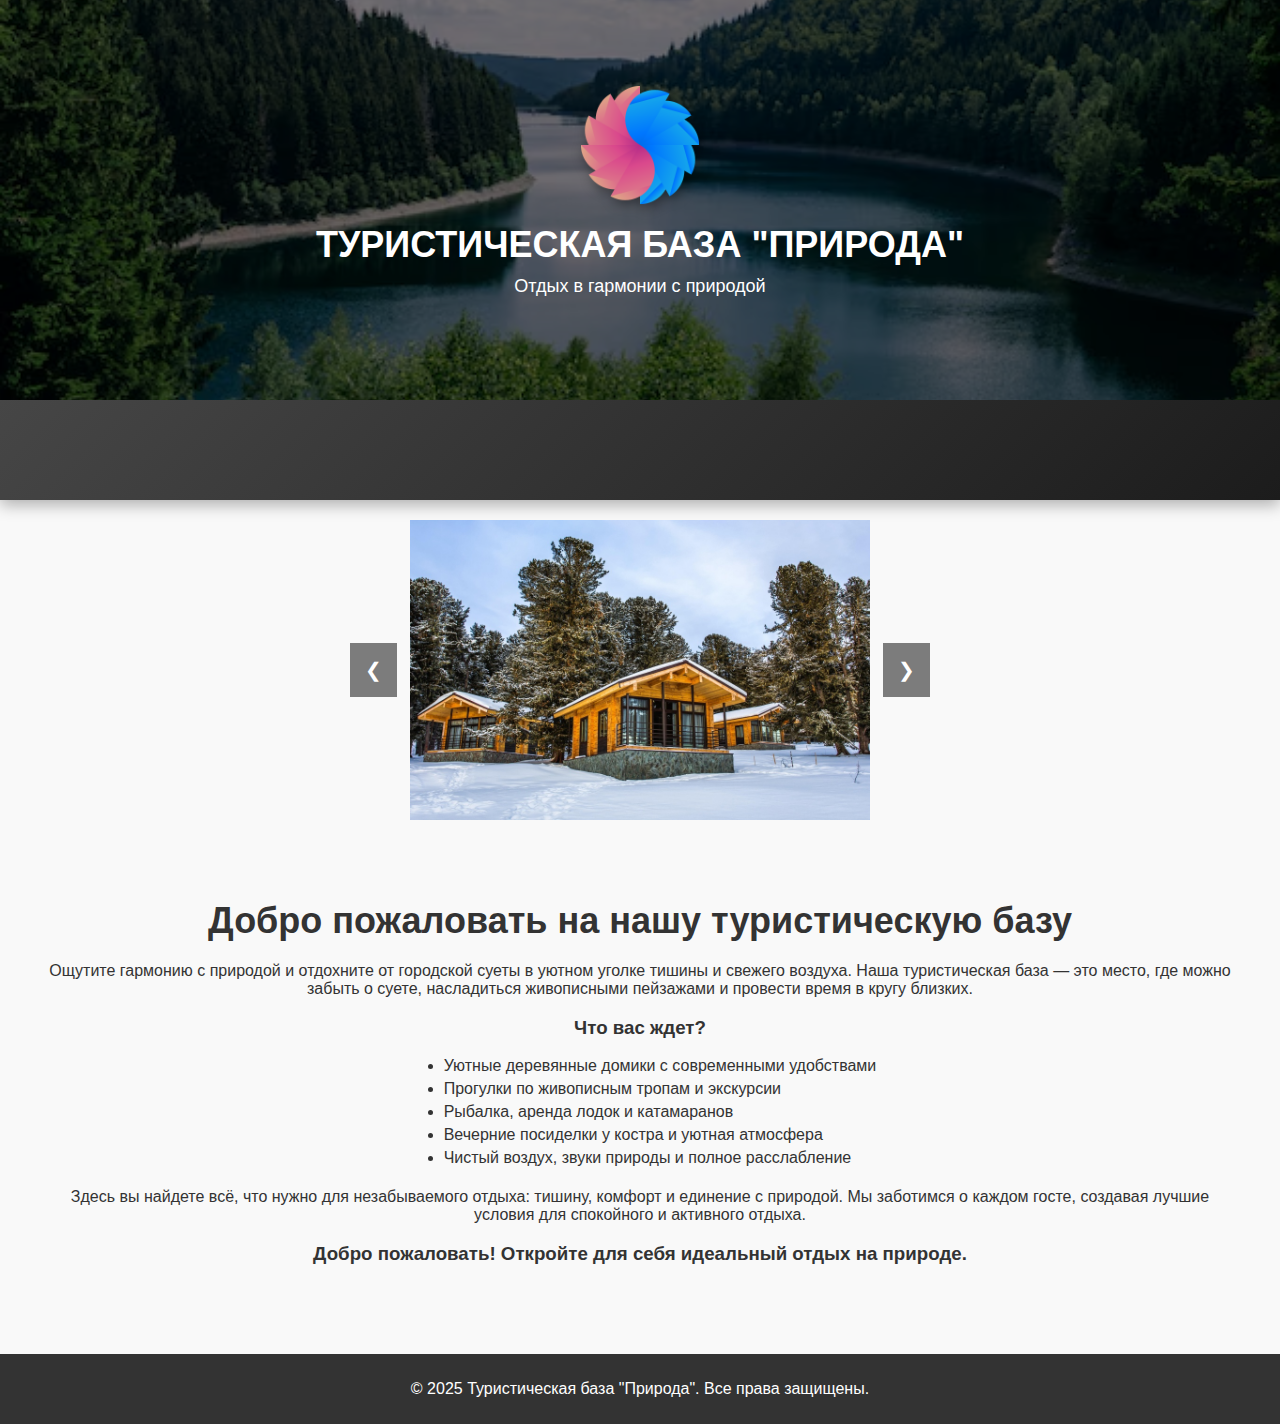
<file: index.html>
<!DOCTYPE html>
<html lang="ru">
    <head>
        <meta charset="UTF-8">
        <meta name="viewport" content="width=device-width, initial-scale=1.0">
        <meta http-equiv="X-UA-Compatible" content="ie=edge">
        <link rel="stylesheet" href="style.css">
        <title>Туристическая база</title>
    </head>
    <body>

        <header class="header">
            <div class="header-content">
                <img src="image/logoo.png" alt="Логотип" class="logo">
                <h1>Туристическая база "Природа"</h1>
                <p>Отдых в гармонии с природой</p>
            </div>
        </header>
        
        <nav>
            <a href="index.html">Главная</a>
            <a href="onas.html">О нас</a>
            <a href="uslygi.html">Услуги</a>
            <a href="gallary.html">Галерея</a>
            <a href="contacts.html">Контакты</a>
        </nav>
        
        <div class="container">
        
            <!-- Слайд-шоу -->
            <div class="slider">
                <div class="slides">
                    <img src="image/1.jpg" alt="Природа" class="slide">
                    <img src="image/2.jpg" alt="Отдых" class="slide">
                    <img src="image/3.jpg" alt="Туризм" class="slide">
                </div>
                <button class="btn btn-prev" onclick="prevSlide()">&#10094;</button>
                <button class="btn btn-next" onclick="nextSlide()">&#10095;</button>
            </div>
            <section class="home">
                <h2 class="section-title">Добро пожаловать на нашу туристическую базу</h2>
                <p>Ощутите гармонию с природой и отдохните от городской суеты в уютном уголке тишины и свежего воздуха. 
                    Наша туристическая база — это место, где можно забыть о суете, насладиться живописными пейзажами и провести время в кругу близких.</p>
                    <h3>Что вас ждет?</h3>
                    <ul>
                        <li>Уютные деревянные домики с современными удобствами</li>
                        <li> Прогулки по живописным тропам и экскурсии</li>
                        <li>Рыбалка, аренда лодок и катамаранов</li>
                        <li>Вечерние посиделки у костра и уютная атмосфера</li>
                        <li>Чистый воздух, звуки природы и полное расслабление</li>
                    </ul>
                    <p>Здесь вы найдете всё, что нужно для незабываемого отдыха: тишину, комфорт и единение с природой. 
                        Мы заботимся о каждом госте, создавая лучшие условия для спокойного и активного отдыха.</p>
                        <h3>Добро пожаловать! Откройте для себя идеальный отдых на природе.</h3>
                
            </section>
        </div>
        <footer>
            <p>&copy; 2025 Туристическая база "Природа". Все права защищены.</p>
        </footer>
        <script>
            let currentSlide = 0;
            const slides = document.querySelector('.slides');
            const totalSlides = document.querySelectorAll('.slide').length;
        
            function nextSlide() {
                if (currentSlide < totalSlides - 1) {
                    currentSlide++;
                } else {
                    currentSlide = 0;
                }
                updateSlidePosition();
            }
        
            function prevSlide() {
                if (currentSlide > 0) {
                    currentSlide--;
                } else {
                    currentSlide = totalSlides - 1;
                }
                updateSlidePosition();
            }
        
            function updateSlidePosition() {
                slides.style.transform = `translateX(-${currentSlide * 100}%)`;
            }
        </script>
    </body>
</html>
</file>
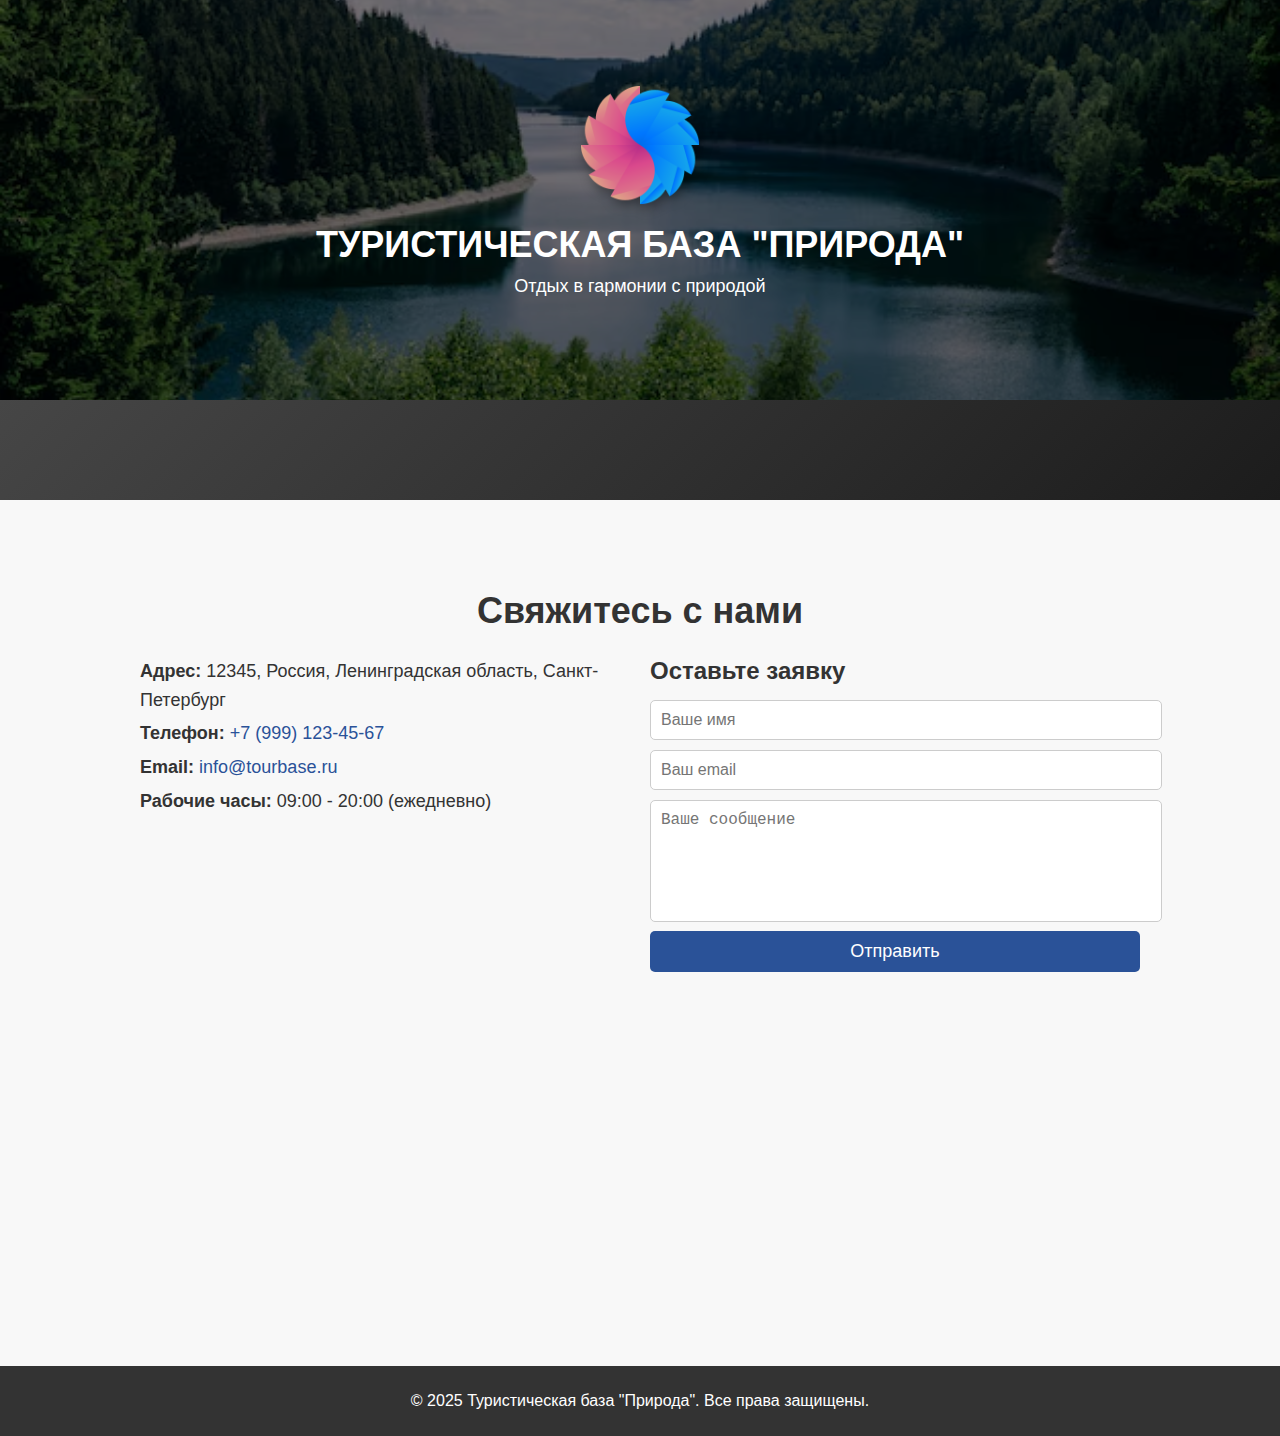
<file: contacts.html>
<!DOCTYPE html>
<html lang="ru">
    <head>
        <meta charset="UTF-8">
        <meta name="viewport" content="width=device-width, initial-scale=1.0">
        <meta http-equiv="X-UA-Compatible" content="ie=edge">
        <link rel="stylesheet" href="style.css">
        <title>Туристическая база</title>
    </head>
    <body>

        <header class="header">
            <div class="header-content">
                <img src="image/logoo.png" alt="Логотип" class="logo">
                <h1>Туристическая база "Природа"</h1>
                <p>Отдых в гармонии с природой</p>
            </div>
        </header>
        
        <nav>
            <a href="index.html">Главная</a>
            <a href="onas.html">О нас</a>
            <a href="uslygi.html">Услуги</a>
            <a href="gallary.html">Галерея</a>
            <a href="contacts.html">Контакты</a>
        </nav>
        
        <section class="contacts">
            <div class="contacts-container">
                <h2>Свяжитесь с нами</h2>
                
                <div class="contacts-content">
                    
                    <div class="contact-info">
                        <p><strong>Адрес:</strong> 12345, Россия, Ленинградская область, Санкт-Петербург</p>
                        <p><strong>Телефон:</strong> <a href="tel:+79991234567">+7 (999) 123-45-67</a></p>
                        <p><strong>Email:</strong> <a href="mailto:naturebase@tourbase.ru">info@tourbase.ru</a></p>
                        <p><strong>Рабочие часы:</strong> 09:00 - 20:00 (ежедневно)</p>
                    </div>
        
                
                    <div class="contact-form">
                        <h3>Оставьте заявку</h3>
                        <form>
                            <input type="text" name="name" placeholder="Ваше имя" required>
                            <input type="email" name="email" placeholder="Ваш email" required>
                            <textarea name="message" placeholder="Ваше сообщение" required></textarea>
                            <button type="submit">Отправить</button>
                        </form>
                    </div>
                </div>
        
    
                <div class="map-container">
                    <iframe 
                        src="https://www.google.com/maps/embed?pb=!1m18!1m12!1m3!1d3009656.5342608416!2d29.61888939055258!3d60.15277811246819!2m3!1f0!2f0!3f0!3m2!1i1024!2i768!4f13.1!3m3!1m2!1s0x4696e3d1a5f50633%3A0x60748ecd8f1b8475!2z0JrQvtC80L_Qu9C10LrRgSDQvtGC0LTRi9GF0LAg0KHQtdC80Ywg0J7Qt9GR0YA!5e1!3m2!1sru!2sru!4v1741416745170!5m2!1sru!2sru" 
                        width="100%" height="300" style="border:0;" allowfullscreen="" loading="lazy">
                    </iframe>
                </div>
            </div>
        </section>
        
        <footer>
            <p>&copy; 2025 Туристическая база "Природа". Все права защищены.</p>
        </footer>
    </body>
</html>
</file>
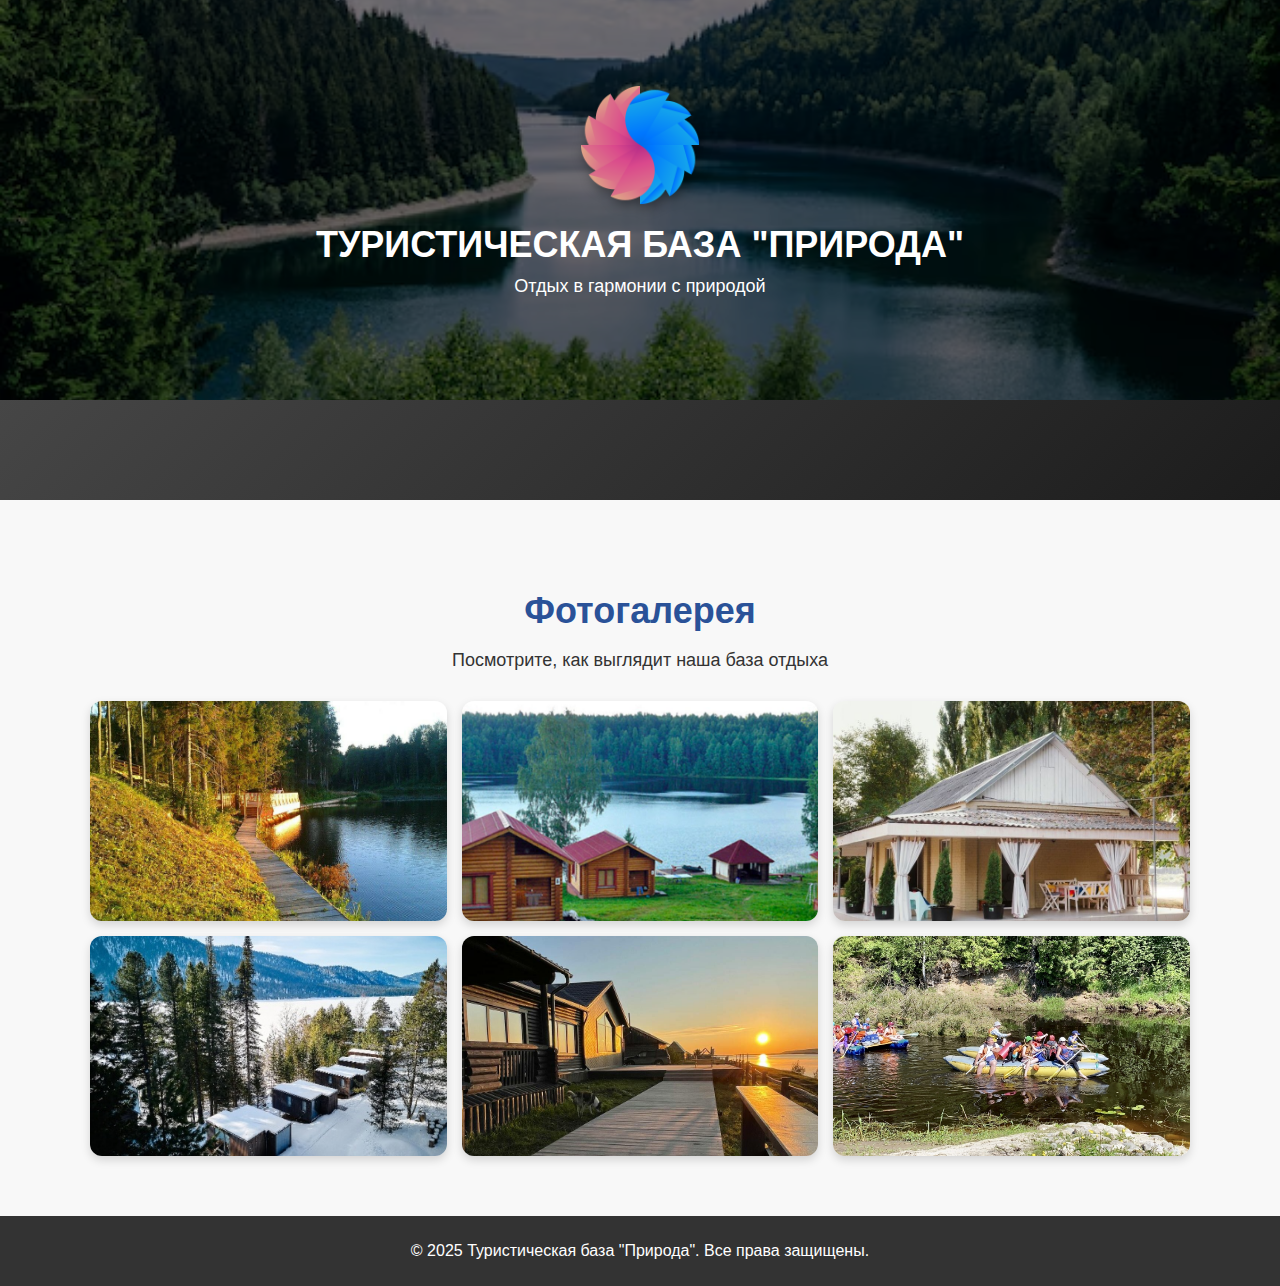
<file: gallary.html>
<!DOCTYPE html>
<html lang="ru">
    <head>
        <meta charset="UTF-8">
        <meta name="viewport" content="width=device-width, initial-scale=1.0">
        <meta http-equiv="X-UA-Compatible" content="ie=edge">
        <link rel="stylesheet" href="style.css">
        <title>Туристическая база</title>
    </head>
    <body>

        <header class="header">
            <div class="header-content">
                <img src="image/logoo.png" alt="Логотип" class="logo">
                <h1>Туристическая база "Природа"</h1>
                <p>Отдых в гармонии с природой</p>
            </div>
        </header>
        
        <nav>
            <a href="index.html">Главная</a>
            <a href="onas.html">О нас</a>
            <a href="uslygi.html">Услуги</a>
            <a href="gallary.html">Галерея</a>
            <a href="contacts.html">Контакты</a>
        </nav>
        
        <section class="gallery">
            <div class="gallery-container">
                <h2>Фотогалерея</h2>
                <p class="intro">Посмотрите, как выглядит наша база отдыха</p>
        
                <div class="gallery-grid">
                    <img src="image/priroda.jpg" alt="Природа" class="gallery-item">
                    <img src="image/large.jpg" alt="Домик у озера" class="gallery-item">
                    <img src="image/big_image.jpg" alt="Терраса" class="gallery-item">
                    <img src="image/mooun.jpg" alt="Вид на горы" class="gallery-item">
                    <img src="image/zakat.jpg" alt="Закат" class="gallery-item">
                    <img src="image/qwe.jpg" alt="Лодка на воде" class="gallery-item">
                </div>
            </div>
        </section>
        <footer>
            <p>&copy; 2025 Туристическая база "Природа". Все права защищены.</p>
        </footer>
    </body>
</html>
</file>
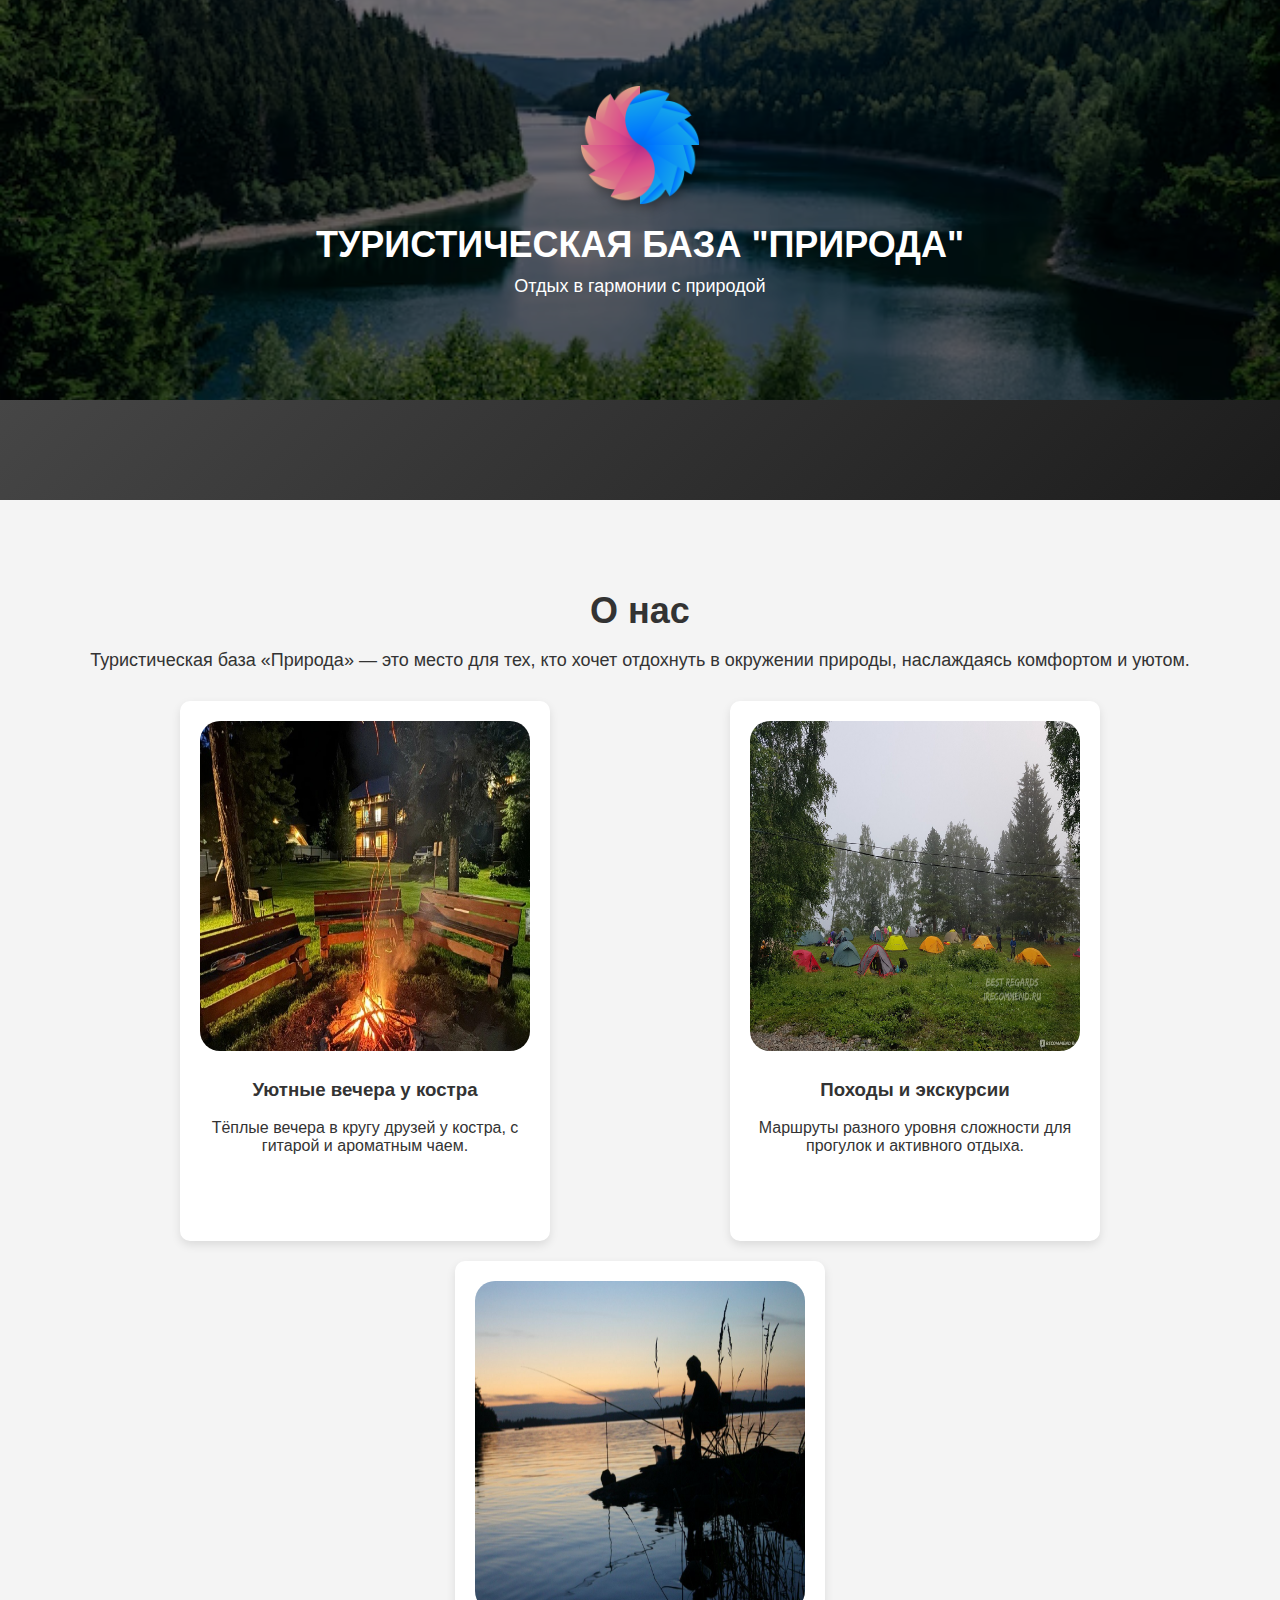
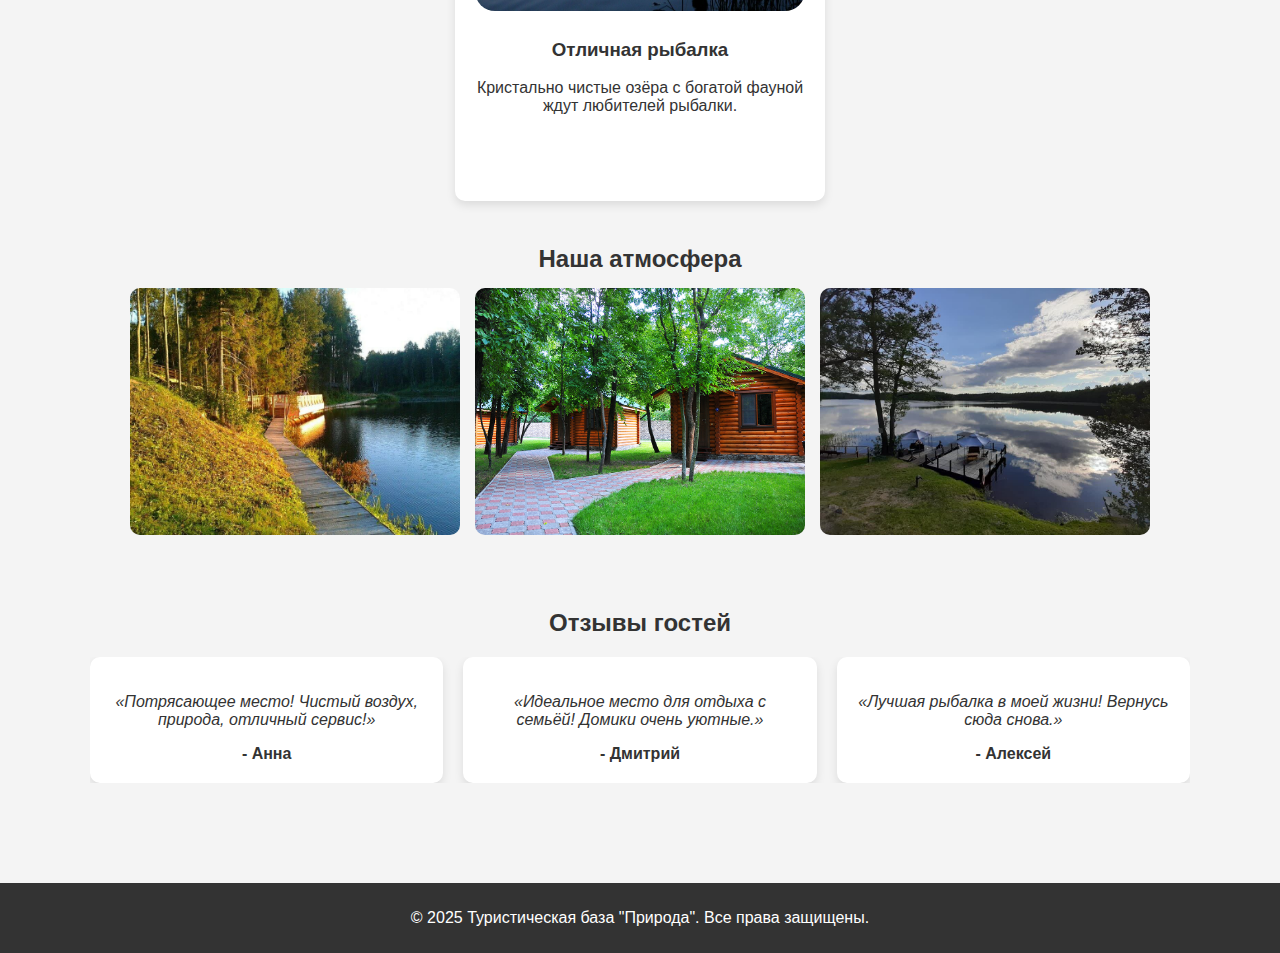
<file: onas.html>
<!DOCTYPE html>
<html lang="ru">
    <head>
        <meta charset="UTF-8">
        <meta name="viewport" content="width=device-width, initial-scale=1.0">
        <meta http-equiv="X-UA-Compatible" content="ie=edge">
        <link rel="stylesheet" href="style.css">
        <title>Туристическая база</title>
    </head>
    <body>

        <header class="header">
            <div class="header-content">
                <img src="image/logoo.png" alt="Логотип" class="logo">
                <h1>Туристическая база "Природа"</h1>
                <p>Отдых в гармонии с природой</p>
            </div>
        </header>
        
        <nav>
            <a href="index.html">Главная</a>
            <a href="onas.html">О нас</a>
            <a href="uslygi.html">Услуги</a>
            <a href="gallary.html">Галерея</a>
            <a href="contacts.html">Контакты</a>
        </nav>
        
        <section class="about">
            <div class="about-container">
                <h2>О нас</h2>
                <p class="intro">Туристическая база «Природа» — это место для тех, кто хочет отдохнуть в окружении природы, наслаждаясь комфортом и уютом.</p>
        
                <!-- Блоки с информацией -->
                <div class="about-info">
                    <div class="info-block">
                        <div class = "info-block_img">
                            <img src="image/camp.jpg" alt="Костёр">
                        </div>
                        <div class = "info-block_h">
                            <h3>Уютные вечера у костра</h3>
                        </div>
                        <div class = "info-block_p">
                            <p>Тёплые вечера в кругу друзей у костра, с гитарой и ароматным чаем.</p>
                        </div>
                    </div>
                    <div class="info-block">
                        <div class = "info-block_img">
                            <img src="image/pohod.jpg" alt="Походы">
                        </div>
                        <div class = "info-block_h">
                            <h3>Походы и экскурсии</h3>
                        </div>
                        <div class = "info-block_p">
                            <p>Маршруты разного уровня сложности для прогулок и активного отдыха.</p>
                        </div>
                    </div>
                    <div class="info-block">
                        <div class = "info-block_img">
                            <img src="image/fishing.png" alt="Рыбалка">
                        </div>
                        <div class = "info-block_h">
                            <h3>Отличная рыбалка</h3>
                        </div>
                        <div class = "info-block_p">
                            <p>Кристально чистые озёра с богатой фауной ждут любителей рыбалки.</p>
                        </div>
                    </div>
                <!-- Галерея -->
                <div class="gallery1">
                    <h3>Наша атмосфера</h3>
                    <div class="gallery-container1">
                        <img src="image/priroda.jpg" alt="Природа">
                        <img src="image/33.jpg" alt="Домики">
                        <img src="image/ozer.jpg" alt="Озеро">
                    </div>
                </div>
        
                <!-- Отзывы -->
                <div class="reviews">
                    <h3>Отзывы гостей</h3>
                    <div class="review-slider">
                        <div class="review">
                            <p>«Потрясающее место! Чистый воздух, природа, отличный сервис!»</p>
                            <span>- Анна</span>
                        </div>
                        <div class="review">
                            <p>«Идеальное место для отдыха с семьёй! Домики очень уютные.»</p>
                            <span>- Дмитрий</span>
                        </div>
                        <div class="review">
                            <p>«Лучшая рыбалка в моей жизни! Вернусь сюда снова.»</p>
                            <span>- Алексей</span>
                        </div>
                    </div>
                </div>
            </div>
        </section>
        <footer>
            <p>&copy; 2025 Туристическая база "Природа". Все права защищены.</p>
        </footer>
    </body>
</html>
</file>
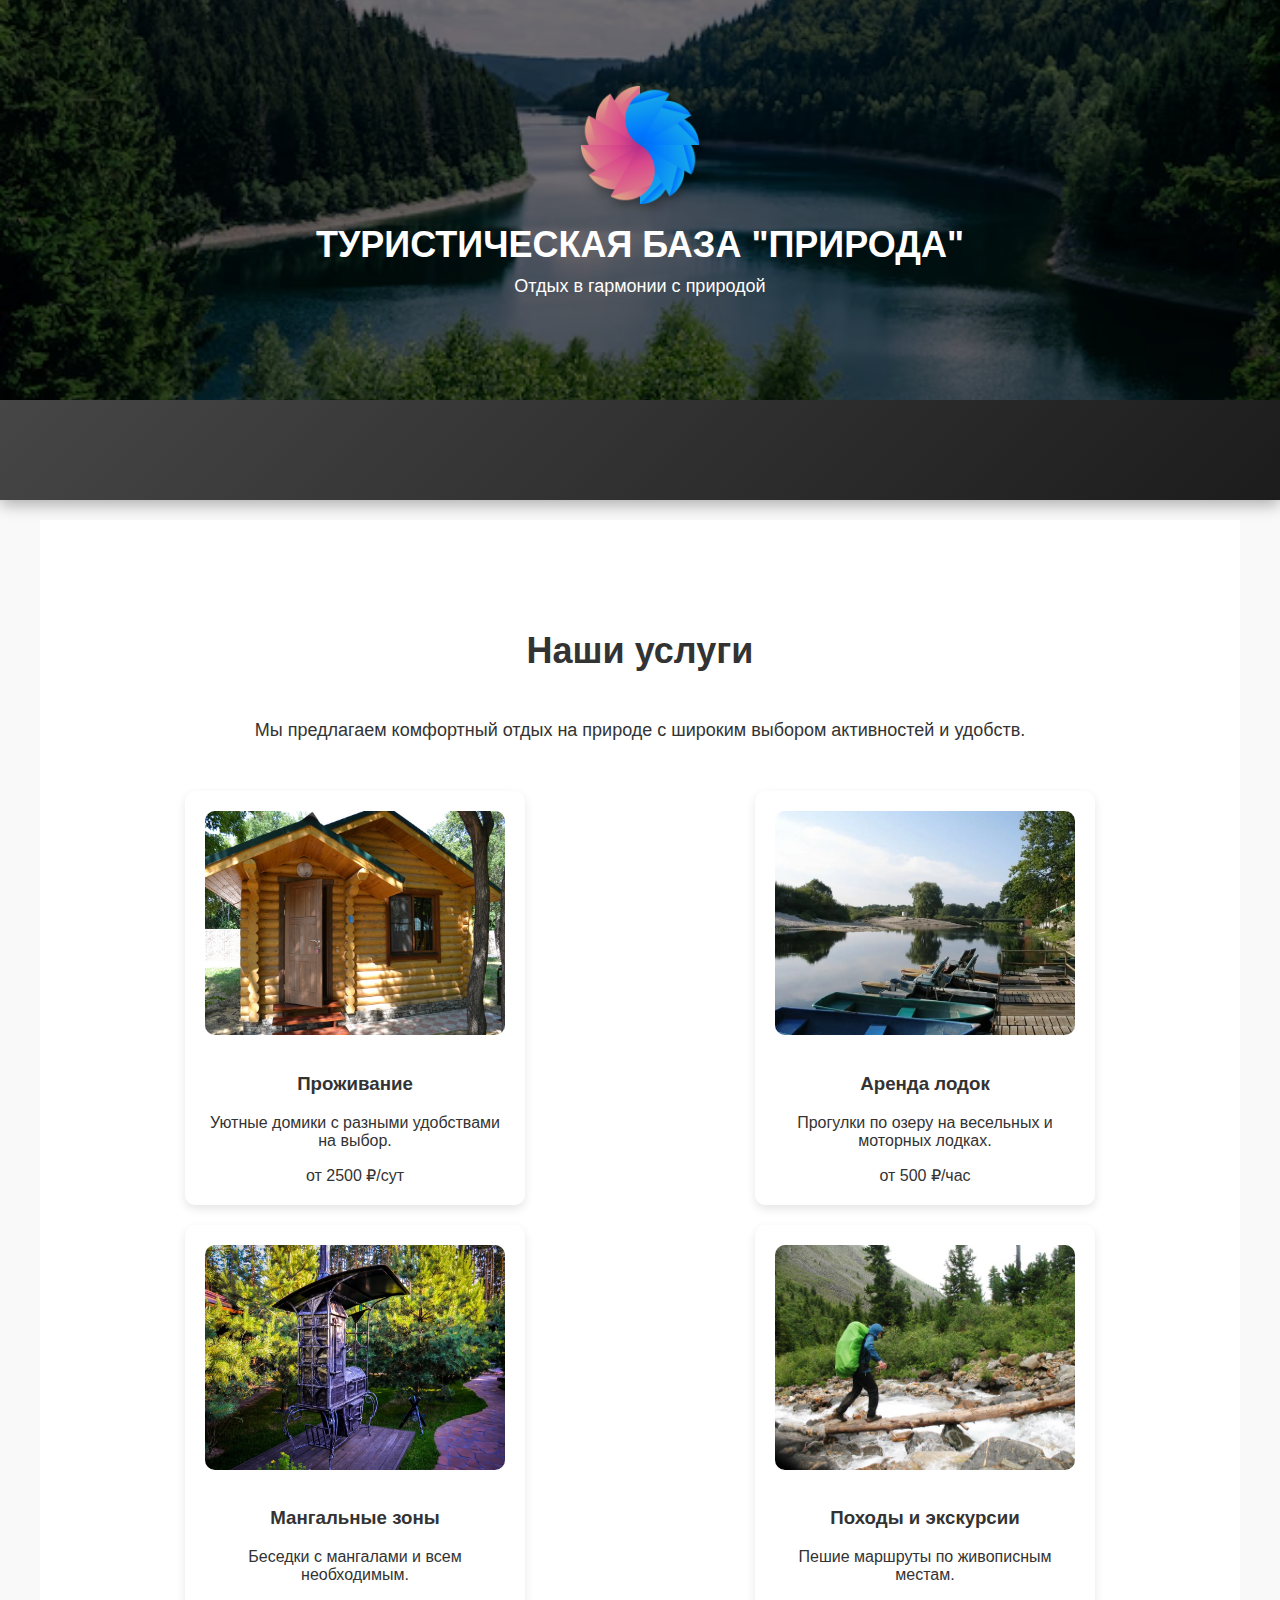
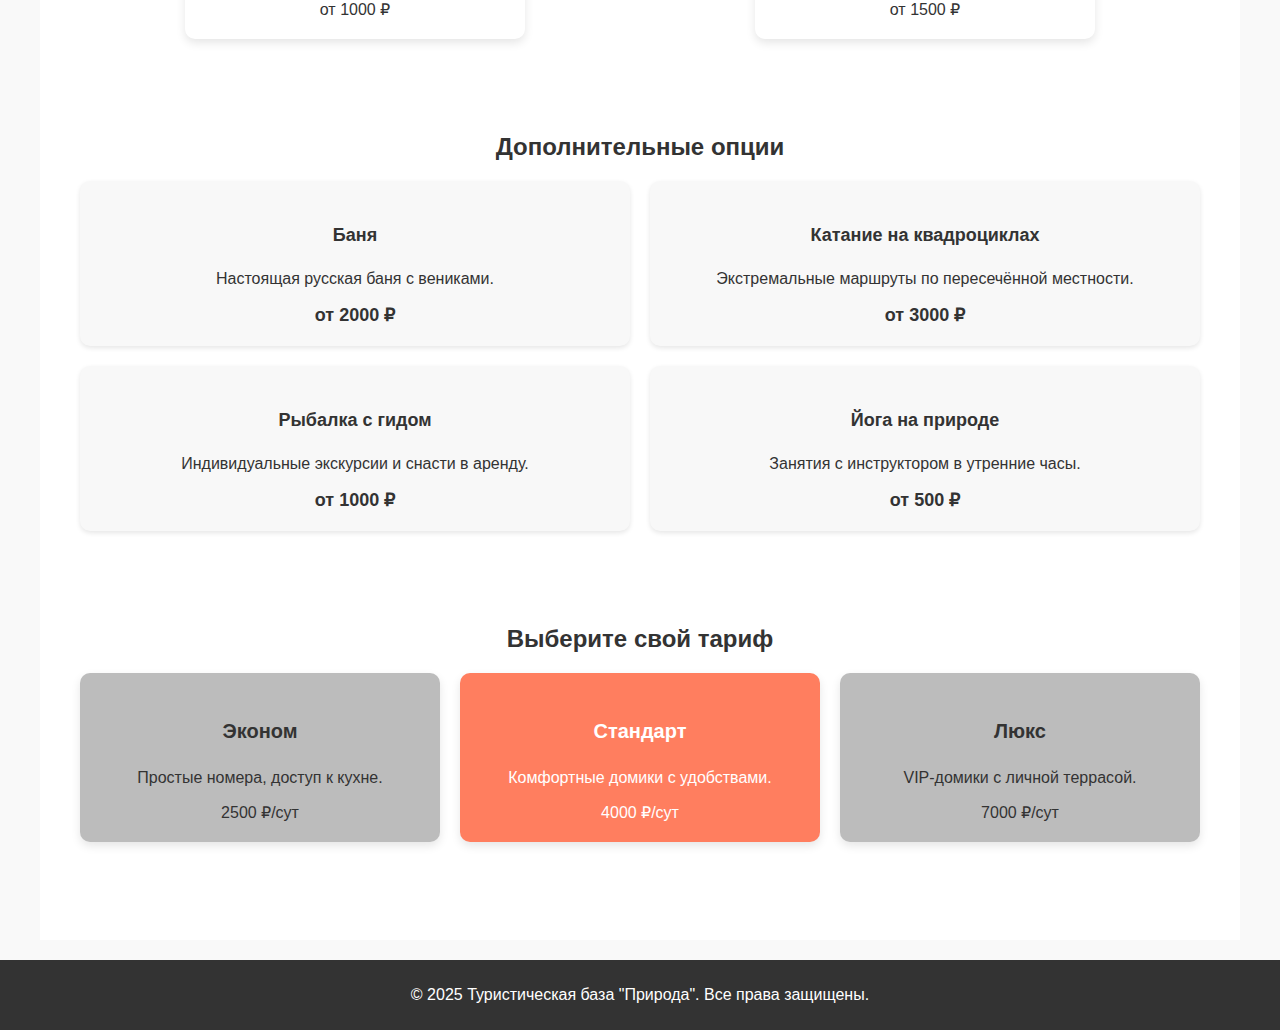
<file: uslygi.html>
<!DOCTYPE html>
<html lang="ru">
    <head>
        <meta charset="UTF-8">
        <meta name="viewport" content="width=device-width, initial-scale=1.0">
        <meta http-equiv="X-UA-Compatible" content="ie=edge">
        <link rel="stylesheet" href="style.css">
        <title>Туристическая база</title>
    </head>
    <body>

        <header class="header">
            <div class="header-content">
                <img src="image/logoo.png" alt="Логотип" class="logo">
                <h1>Туристическая база "Природа"</h1>
                <p>Отдых в гармонии с природой</p>
            </div>
        </header>
        
        <nav>
            <a href="index.html">Главная</a>
            <a href="onas.html">О нас</a>
            <a href="uslygi.html">Услуги</a>
            <a href="gallary.html">Галерея</a>
            <a href="contacts.html">Контакты</a>
        </nav>
        
        <div class="container">
        
            <section class="services">
                <div class="services-container">
                    
                    <h2>Наши услуги</h2>
                    <p class="intro">Мы предлагаем комфортный отдых на природе с широким выбором активностей и удобств.</p>
                    
                    <!-- Основные услуги -->
                    <div class="services-grid">
                        <div class="service-card">
                            <img src="image/6.jpg" alt="Домики">
                            <h3>Проживание</h3>
                            <p>Уютные домики с разными удобствами на выбор.</p>
                            <span class="price">от 2500 ₽/сут</span>
                        </div>
            
                        <div class="service-card">
                            <img src="image/lodki.jpg" alt="Лодки">
                            <h3>Аренда лодок</h3>
                            <p>Прогулки по озеру на весельных и моторных лодках.</p>
                            <span class="price">от 500 ₽/час</span>
                        </div>
            
                        <div class="service-card">
                            <img src="image/mangalnaya-zona2.jpg" alt="Мангал">
                            <h3>Мангальные зоны</h3>
                            <p>Беседки с мангалами и всем необходимым.</p>
                            <span class="price">от 1000 ₽</span>
                        </div>
            
                        <div class="service-card">
                            <img src="image/Trekking.jpg" alt="Походы">
                            <h3>Походы и экскурсии</h3>
                            <p>Пешие маршруты по живописным местам.</p>
                            <span class="price">от 1500 ₽</span>
                        </div>
                    </div>
            
                    <!-- Дополнительные услуги -->
                    <div class="extra-services">
                        <h3>Дополнительные опции</h3>
                        <div class="extra-grid">
                            <div class="extra-card">
                                <h4>Баня</h4>
                                <p>Настоящая русская баня с вениками.</p>
                                <span class="price">от 2000 ₽</span>
                            </div>
                            <div class="extra-card">
                                <h4>Катание на квадроциклах</h4>
                                <p>Экстремальные маршруты по пересечённой местности.</p>
                                <span class="price">от 3000 ₽</span>
                            </div>
                            <div class="extra-card">
                                <h4>Рыбалка с гидом</h4>
                                <p>Индивидуальные экскурсии и снасти в аренду.</p>
                                <span class="price">от 1000 ₽</span>
                            </div>
                            <div class="extra-card">
                                <h4>Йога на природе</h4>
                                <p>Занятия с инструктором в утренние часы.</p>
                                <span class="price">от 500 ₽</span>
                            </div>
                        </div>
                    </div>
            
                    <!-- Сетка тарифов -->
                    <div class="pricing">
                        <h3>Выберите свой тариф</h3>
                        <div class="pricing-table">
                            <div class="pricing-item">
                                <h4>Эконом</h4>
                                <p>Простые номера, доступ к кухне.</p>
                                <span class="price">2500 ₽/сут</span>
                            </div>
            
                            <div class="pricing-item popular">
                                <h4>Стандарт</h4>
                                <p>Комфортные домики с удобствами.</p>
                                <span class="price">4000 ₽/сут</span>
                            </div>
            
                            <div class="pricing-item">
                                <h4>Люкс</h4>
                                <p>VIP-домики с личной террасой.</p>
                                <span class="price">7000 ₽/сут</span>
                            </div>
                        </div>
                    </div>
                </div>
            </section>
            
        </div>
        </div>
        <footer>
            <p>&copy; 2025 Туристическая база "Природа". Все права защищены.</p>
        </footer>
    </body>
</html>
</file>
<file: style.css>
body {
    font-family: Arial, sans-serif;
    margin: 0;
    padding: 0;
    background: #f9f9f9;
    color: #333;
}
.header {
    position: relative;
    width: 100%;
    height: 400px;
    background: url('image/fon.jpg') center/cover no-repeat;
    display: flex;
    flex-direction: column;
    align-items: center;
    justify-content: center;
    color: white;
    text-align: center;
    overflow: hidden;
}

.header::before {
    content: "";
    position: absolute;
    top: 0;
    left: 0;
    width: 100%;
    height: 100%;
    background: rgba(0, 0, 0, 0.5);
}

.header-content {
    position: relative;
    z-index: 2;
    animation: fadeIn 1s ease-in-out;
}


.logo {
    width: 120px;
    height: auto;
    margin-bottom: 15px;
    filter: drop-shadow(2px 4px 6px rgba(0, 0, 0, 0.4));
}


.header h1 {
    font-size: 36px;
    font-weight: bold;
    text-transform: uppercase;
    margin: 0;
}


.header p {
    font-size: 18px;
    margin-top: 10px;
    font-weight: 300;
}

/* Анимация появления */
@keyframes fadeIn {
    from {
        opacity: 0;
        transform: translateY(-20px);
    }
    to {
        opacity: 1;
        transform: translateY(0);
    }
}


nav {
    width: 100%;
    display: flex;
    justify-content: center;
    padding: 20px 0;
    background: linear-gradient(135deg, #464646, #1c1c1c); 
    box-shadow: 0 5px 15px rgba(0, 0, 0, 0.3);
    
}

nav a {
    position: relative;
    color: white;
    font-size: 16px;
    text-transform: uppercase;
    text-decoration: none;
    margin: 0 15px;
    padding: 15px;
    background: rgba(255, 255, 255, 0.2);
    border-radius: 40px;
    transition: transform 0.3s ease;
    display: flex;
    align-items: center;
    justify-content: center;
    width: 100px;
    height: 30px;
    font-weight: bold;
}


nav a:hover {
    background: rgba(255, 255, 255, 0.4);

}


nav a {
    opacity: 0;
    transform: translateY(-20px);
    animation: fadeIn 0.5s ease forwards;
}


@keyframes fadeIn {
    from {
        opacity: 0;
        transform: translateY(-20px);
    }
    to {
        opacity: 1;
        transform: translateY(0);
    }
}

/* Задержка появления кнопок */
nav a:nth-child(1) { animation-delay: 0.2s; }
nav a:nth-child(2) { animation-delay: 0.4s; }
nav a:nth-child(3) { animation-delay: 0.6s; }
nav a:nth-child(4) { animation-delay: 0.8s; }
nav a:nth-child(5) { animation-delay: 1s; }
.container {
    max-width: 1200px;
    margin: 20px auto;
    padding: 0 20px;
}
.slider {
    margin-left: 25%;
    position: relative;
    max-width: 50%;
    height: 300px; 
    overflow: hidden; 
}

.slides {
    display: flex;
    transition: transform 1s ease;
    height: 100%; 
}

.slide {
    min-width: 100%;
    height: 100%;
    object-fit: contain;
}
ul{
text-align: start;
}
ul li {
    padding-bottom: 5px;
}
.btn {
    position: absolute;
    top: 50%;
    transform: translateY(-50%);
    background-color: rgba(0, 0, 0, 0.5);
    color: white;
    padding: 15px;
    font-size: 20px;
    border: none;
    cursor: pointer;
}
.btn-prev {
    left: 10px;
}
.btn-next {
    right: 10px;
}
section {
    padding: 50px 0;
}
.home{
    justify-items: center;
    text-align: center;
}
.section-title {
    font-size: 36px;
    margin-bottom: 20px;
    text-align: center;
}

#uslygi {
    background-color: #eef2f3;
    padding: 50px 0;
}

#uslygi p {
    text-align: center;
    font-size: 18px;
    max-width: 800px;
    margin: 0 auto 30px;
}

.services-container {
    display: flex;
    flex-wrap: wrap;
    justify-content: center;
    gap: 20px;
    padding: 20px;
}

.service-card {
    width: 300px;
    background: white;
    padding: 20px;
    border-radius: 10px;
    box-shadow: 0 4px 10px rgba(0, 0, 0, 0.1);
    text-align: center;
}

.service-card img {
    width: 100%;
    border-radius: 10px;
}

.service-button {
    text-align: center;
    margin-top: 30px;
}

.service-button button {
    padding: 15px 30px;
    font-size: 16px;
    background: #333;
    color: white;
    border: none;
    border-radius: 5px;
    cursor: pointer;
}

footer {
    background-color: #333;
    color: #fff;
    text-align: center;
    padding: 10px 0;
}
/* Общий стиль */
.about {
    padding: 60px 20px;
    text-align: center;
    background: #f4f4f4;
}

/* Контейнер */
.about-container {
    max-width: 1100px;
    margin: 0 auto;
}

/* Введение */
.about h2 {
    font-size: 36px;
    margin-bottom: 10px;
}

.intro {
    font-size: 18px;
    margin-bottom: 30px;
}

/* Блоки с иконками */
.about-info {
    display: flex;
    justify-content: space-around;
    flex-wrap: wrap;
    margin-bottom: 40px;
}

.info-block {
    width: 30%;
    height: 500px;
    background: white;
    padding: 20px;
    border-radius: 10px;
    box-shadow: 0 4px 10px rgba(0, 0, 0, 0.1);
    transition: transform 0.3s ease;
    margin: 0 0 20px 0;
}
.info-block_img img{
    height: 330px;
}

.info-block img {
    width: 100%;
    /*height: 80%;*/
    margin-bottom: 5px;
    border-radius: 20px;
    transition: 0.7s;
}

.info-block img:hover {
   transform: scale(1.05);
   transition: 0.7s;
}
.info-block p {
    margin-bottom:15%;
}

/* Галерея */
.gallery1 h3 {
    font-size: 24px;
    margin-bottom: 15px;
}

.gallery-container1 {
    display: flex;
    justify-content: center;
    gap: 15px;
}

.gallery-container1 img {
    width: 30%;
    border-radius: 10px;
    transition: transform 0.3s ease;
}

.gallery-container1 img:hover {
    transform: scale(1.1);
}

/* Отзывы */
.reviews {
    margin-top: 50px;
}

.reviews h3 {
    font-size: 24px;
    margin-bottom: 20px;
}

.review-slider {
    display: flex;
    overflow: hidden;
    justify-content: center;
    gap: 20px;
}

.review {
    background: white;
    padding: 20px;
    border-radius: 10px;
    width: 30%;
    box-shadow: 0 4px 10px rgba(0, 0, 0, 0.1);
    transition: transform 0.3s ease;
}

.review:hover {
    transform: scale(1.05);
}

.review p {
    font-size: 16px;
    font-style: italic;
}

.review span {
    font-weight: bold;
    display: block;
    margin-top: 10px;
}
/* услуги*/
.services {
    padding: 60px 20px;
    text-align: center;
    background: #ffffff;
}

.services-container {
    max-width: 100%;
    margin: 0 auto;
    flex-direction: column ;
}

.services h2 {
    font-size: 36px;
    margin-bottom: 10px;
}

.intro {
    font-size: 18px;
}

/* Основные услуги */
.services-grid {
    justify-items: center;
    display: grid;
    grid-template-columns: repeat(2, 1fr);
    gap: 20px;
}
.service-card {
    background: white;
    padding: 20px;
    border-radius: 10px;
    box-shadow: 0 4px 10px rgba(0, 0, 0, 0.1);
    transition: transform 0.3s ease;
    text-align: center;
}

.service-card img {
    width: 100%;
    height: 60%;
    margin-bottom: 15px;
}

.service-card:hover {
    transform: scale(1.05);
}

/* Дополнительные услуги */
.extra-services {
    margin-top: 50px;
}

.extra-services h3 {
    font-size: 24px;
    margin-bottom: 20px;
}

.extra-grid {
    display: grid;
    grid-template-columns: repeat(2, 1fr);
    gap: 20px;
}

.extra-card {
    background: #f8f8f8;
    padding: 20px;
    border-radius: 10px;
    text-align: center;
    box-shadow: 0 2px 5px rgba(0, 0, 0, 0.1);
}

.extra-card h4 {
    font-size: 18px;
}

.extra-card p {
    font-size: 16px;
    margin-top: 5px;
}

.extra-card .price {
    display: block;
    font-size: 18px;
    font-weight: bold;
    margin-top: 10px;
}

/* Сетка тарифов */
.pricing {
    margin-top: 50px;
}

.pricing h3 {
    font-size: 24px;
    margin-bottom: 20px;
}

.pricing-table {
    display: flex;
    justify-content: center;
    gap: 20px;
}

.pricing-item {
    background: rgb(188, 188, 188);
    padding: 20px;
    border-radius: 10px;
    width: 30%;
    box-shadow: 0 4px 10px rgba(0, 0, 0, 0.1);
}

.pricing-item h4 {
    font-size: 20px;
}

.pricing-item.popular {
    background: #ff7e5f;
    color: white;
}

/* Галерея */

.gallery {
    padding: 60px 20px;
    text-align: center;
    background: #f8f8f8;
}


.gallery h2 {
    font-size: 36px;
    color: #2a5298;
    text-align: center;
    margin-bottom: 15px;
}


.gallery-grid {
    display: grid;
    grid-template-columns: repeat(auto-fit, minmax(300px, 1fr));
    gap: 15px;
    max-width: 1100px;
    margin: 0 auto;
}


.gallery img {
    width: 100%; 
    height: 220px; 
    object-fit: cover; 
    border-radius: 12px;
    transition: transform 0.3s ease, box-shadow 0.3s ease;
    cursor: pointer;
    box-shadow: 0 4px 10px rgba(0, 0, 0, 0.15);
}


.gallery img:hover {
    transform: scale(1.03);
    box-shadow: 0 6px 18px rgba(0, 0, 0, 0.2);
}

.contacts {
    padding: 60px 20px;
    background: #f8f8f8;
    text-align: center;
}

.contacts-container {
    max-width: 1000px;
    margin: 0 auto;
}

.contacts h2 {
    font-size: 36px;
    margin-bottom: 20px;
}


.contacts-content {
    display: flex;
    justify-content: space-between;
    flex-wrap: wrap;
    gap: 20px;
    text-align: left;
}


.contact-info {
    flex: 1;
    min-width: 300px;
    font-size: 18px;
    line-height: 1.6;
}

.contact-info p {
    margin: 5px 0;
}

.contact-info a {
    color: #2a5298;
    text-decoration: none;
}

.contact-info a:hover {
    text-decoration: underline;
}

/* Форма */
.contact-form {
    flex: 1;
    min-width: 300px;
}

.contact-form h3 {
    font-size: 24px;
    margin-bottom: 10px;
    margin-top: 5px;
}

.contact-form input, .contact-form textarea {
    resize:none;
    width: 100%;
    padding: 10px;
    margin: 5px 0;
    border: 1px solid #ccc;
    border-radius: 5px;
    font-size: 16px;
}

.contact-form textarea {
    height: 100px;
}

.contact-form button {
    width: 100%;
    padding: 10px;
    font-size: 18px;
    background: #2a5298;
    color: white;
    border: none;
    border-radius: 5px;
    cursor: pointer;
    transition: 0.3s;
}

.contact-form button:hover {
    background: #1d3c6e;
}

/* Карта */
.map-container {
    margin-top: 30px;
    border-radius: 10px;
    overflow: hidden;
}



/* === Адаптив для onas.html === */
@media (max-width: 768px) {
  .about-container {
    flex-direction: column;
    align-items: center;
    text-align: center;
  }
  .about-container img {
    width: 90%;
    margin-bottom: 15px;
  }
  .about-container .text-block {
    padding: 10px;
    font-size: 16px;
  }
}
/* === Конец адаптива для onas.html === */


/* === Добавлено для адаптива страницы onas.html === */
@media (max-width: 768px) {
  .about-us-container {
    display: flex;
    flex-direction: column;
    align-items: center;
    padding: 20px;
    text-align: center;
  }

  .about-us-container img {
    max-width: 100%;
    height: auto;
    margin-bottom: 15px;
  }

  .about-us-container .text {
    max-width: 100%;
    font-size: 16px;
  }
}
/* === Конец адаптива страницы onas.html === */


/* === ГЛОБАЛЬНЫЙ АДАПТИВ ДЛЯ ВСЕХ СТРАНИЦ === */
@media (max-width: 768px) {
  body {
    padding: 10px;
  }

  header nav ul {
    flex-direction: column;
    align-items: center;
  }

  header nav ul li {
    margin: 10px 0;
  }

  .main-content, .content, .about-us-container, .gallery-container, .contact-section, .services {
    flex-direction: column !important;
    align-items: center !important;
    text-align: center;
  }

  .main-content img,
  .about-us-container img,
  .gallery-container img,
  .services img {
    max-width: 100%;
    height: auto;
    margin-bottom: 15px;
  }

  .text, .description, .info, .content-text, .contact-text {
    max-width: 100% !important;
    font-size: 16px !important;
    padding: 10px;
  }

  footer {
    text-align: center;
    padding: 15px;
  }
}
/* === КОНЕЦ ГЛОБАЛЬНОГО АДАПТИВА === */


/* === Адаптив для слайдера и кнопок === */
@media (max-width: 768px) {
  .slider {
    max-width: 100% !important;
    height: auto !important;
    margin: 20px auto !important;
  }

  .slides img {
    width: 100% !important;
    height: auto !important;
    display: block;
  }

  .slider-buttons {
    display: flex;
    justify-content: center;
    margin-top: 10px;
    flex-wrap: wrap;
    gap: 10px;
  }

  .slider-buttons button {
    padding: 8px 12px;
    font-size: 14px;
  }
}

/* === Адаптив для страницы uslygi.html === */
@media (max-width: 768px) {
  .services {
    display: flex;
    flex-direction: column !important;
    align-items: center !important;
    padding: 20px;
  }

  .services .block {
    width: 100% !important;
    margin-bottom: 20px;
    text-align: center;
  }

  .services .block img {
    width: 100%;
    height: auto;
    margin-bottom: 10px;
  }

  .services .block p {
    font-size: 16px;
    padding: 0 10px;
  }
}
/* === Конец адаптива === */
</file>
